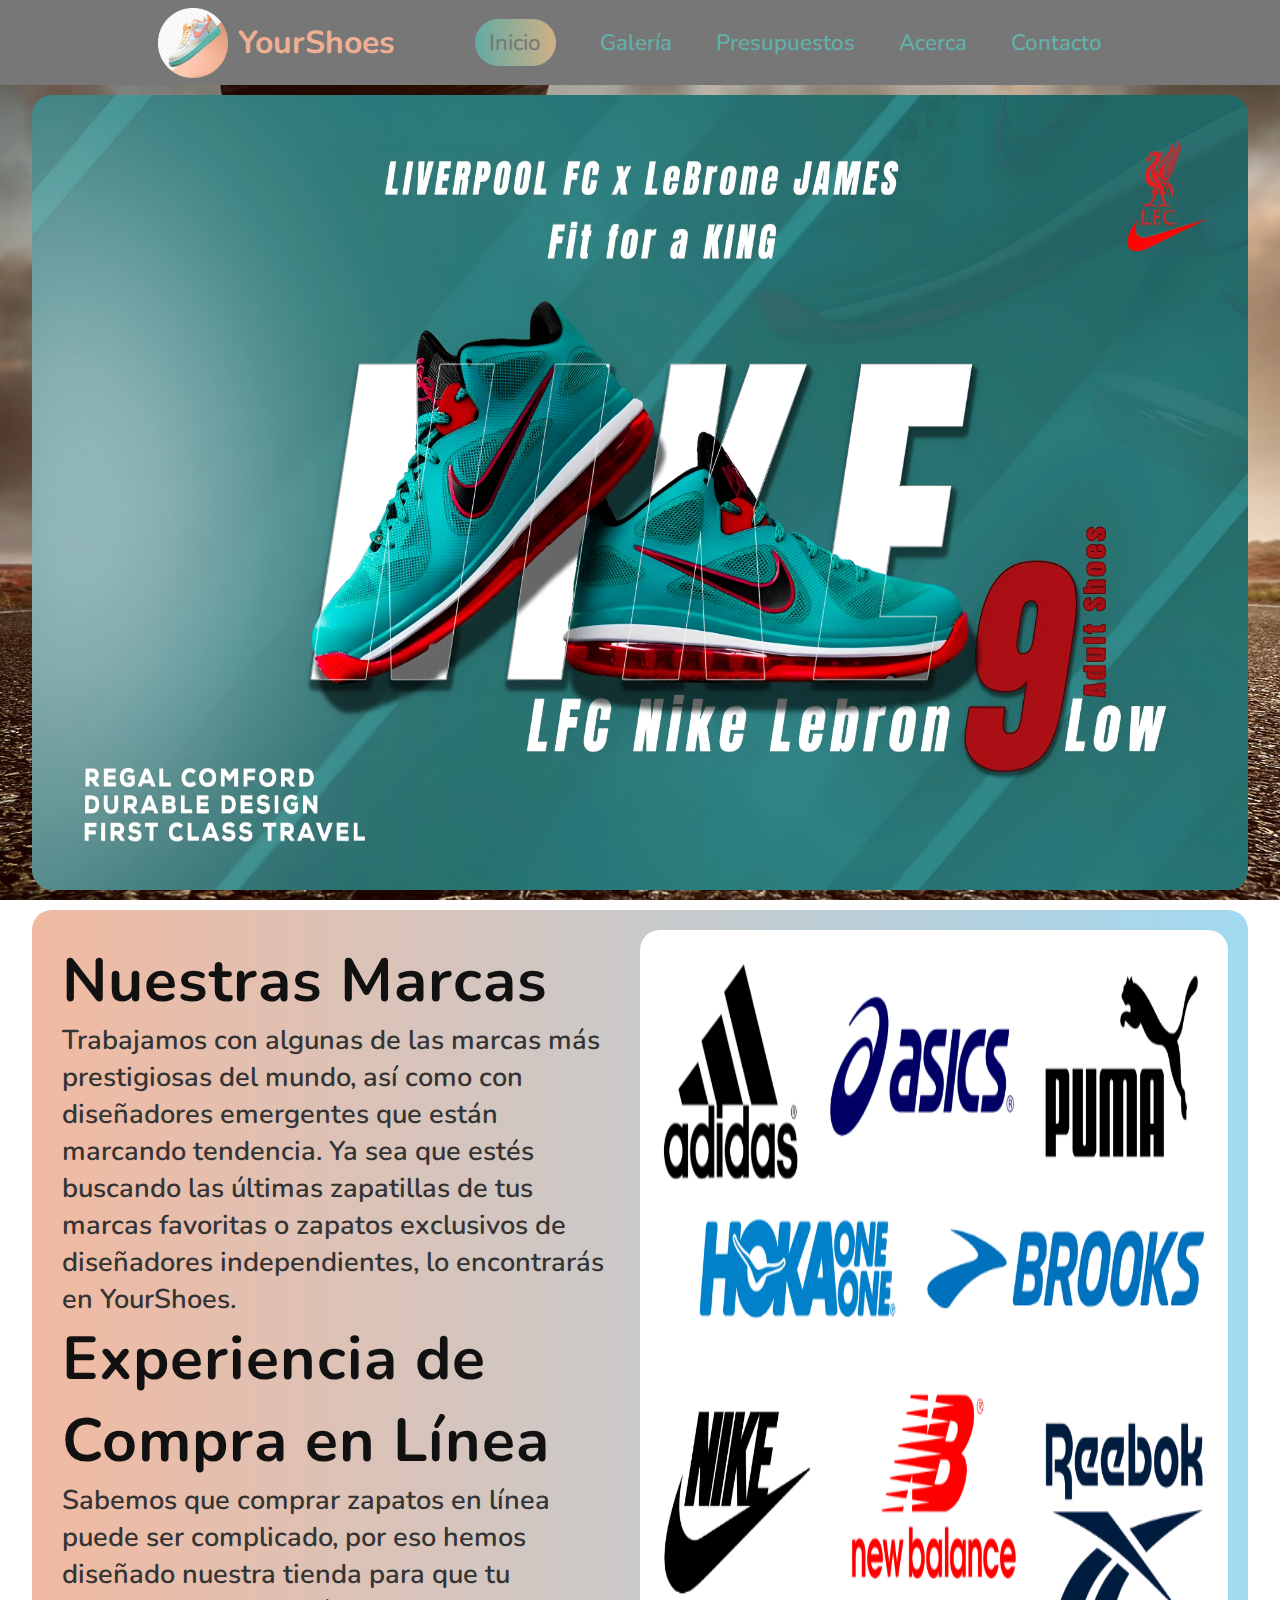
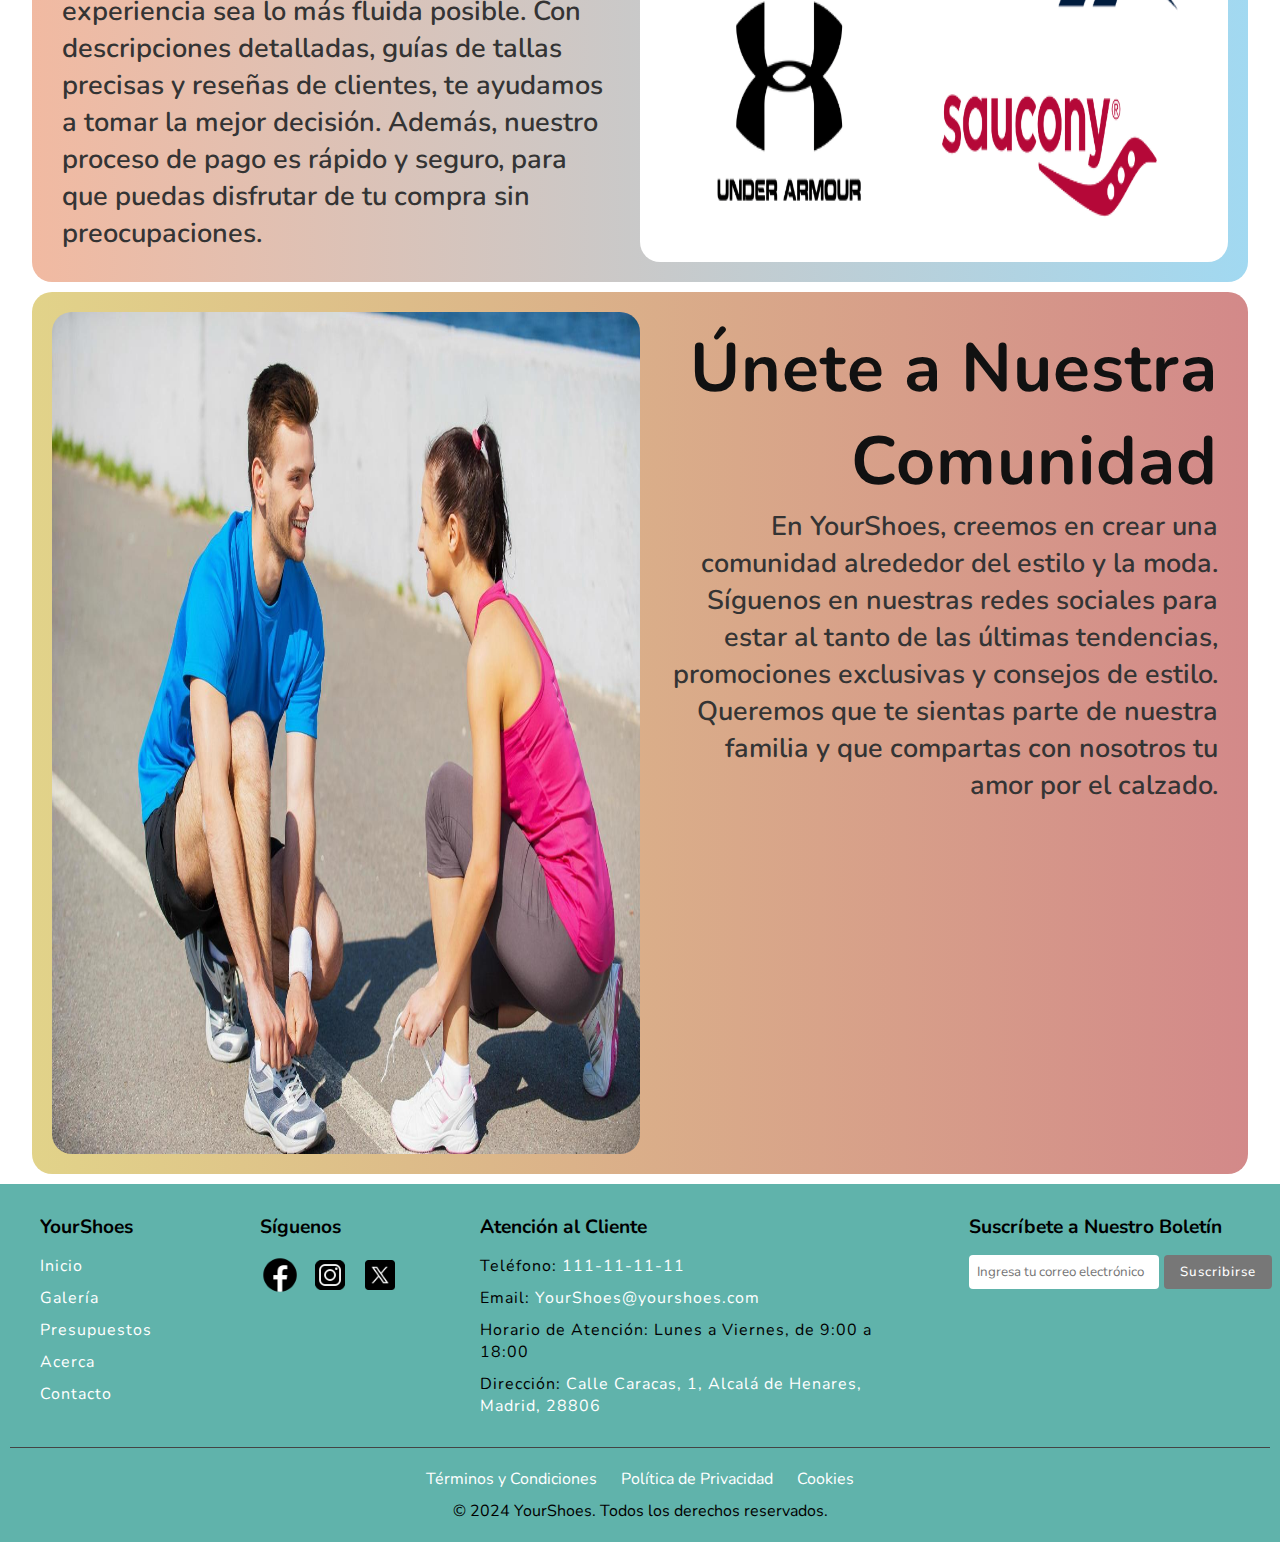
<file: index.html>
<!DOCTYPE html>
<html lang="es">
<head>
    <meta charset="UTF-8">
    <meta name="viewport" content="width=device-width, initial-scale=1.0">
    <title>YourShoes</title>
    <link rel="stylesheet" href="./css/style.css">
    <link rel="icon" href="./img/favicon.png" type="image/png">
</head>
<body>
    <!-- Header: Logo y Navegación -->
    <header class="header">
        <div class="logo">
            <a href="#">
                <img src="./img/logo.png" alt="Logo YourShoes" width="449" height="449">
                <h1>YourShoes</h1>
            </a>
        </div>
        <nav>
            <ul class="nav-links">
                <li class="in-link"><a href=#>Inicio</a></li>
                <li class="li"><a href="./views/productos.html">Galería</a></li>
                <li class="li"><a href="./views/presupuesto.html">Presupuestos</a></li>
                <li class="li"><a href="./views/acerca.html">Acerca</a></li>
                <li class="li"><a href="./views/contacto.html">Contacto</a></li>
            </ul>
        </nav>
    </header>
    <!-- Sección: Banner Principal -->
    <a href="./views/productos.html">
        <div class="banner">
            <img class="banner-img" src="./img/banner01.jpeg" alt="Zapatos Banner">
        </div>
    </a>
    <!-- Sección: Nuestras Marcas -->
    <a href="./views/productos.html">
        <section class="article01">
            <div>
                <h2>Nuestras Marcas</h2>
                <p>Trabajamos con algunas de las marcas más prestigiosas del mundo, así como con diseñadores emergentes que están marcando tendencia. Ya sea que estés buscando las últimas zapatillas de tus marcas favoritas o zapatos exclusivos de diseñadores independientes, lo encontrarás en YourShoes.</p>
                <h2>Experiencia de Compra en Línea</h2>
                <p>Sabemos que comprar zapatos en línea puede ser complicado, por eso hemos diseñado nuestra tienda para que tu experiencia sea lo más fluida posible. Con descripciones detalladas, guías de tallas precisas y reseñas de clientes, te ayudamos a tomar la mejor decisión. Además, nuestro proceso de pago es rápido y seguro, para que puedas disfrutar de tu compra sin preocupaciones.</p>
            </div>
            <img src="./img/marcas-deportivas01.png" alt="Marcas Deportivas" width="1024" height="683">
        </section>
    </a>
    <!-- Sección: Comunidad YourShoes -->
    <section class="article02">
        <img src="./img/article02.jpeg" alt="Comunidad YourShoes" width="1473" height="980">
        <div>
            <h2>Únete a Nuestra Comunidad</h2>
            <p>En YourShoes, creemos en crear una comunidad alrededor del estilo y la moda. Síguenos en nuestras redes sociales para estar al tanto de las últimas tendencias, promociones exclusivas y consejos de estilo. Queremos que te sientas parte de nuestra familia y que compartas con nosotros tu amor por el calzado.</p>
        </div>
    </section>
    <!-- Footer: Enlaces y Redes Sociales -->
    <footer class="footer">
        <div class="footer-sections">
            <div class="footer-section">
                <h4>YourShoes</h4>
                <ul>
                    <li><a href=#>Inicio</a></li>
                    <li><a href="./views/productos.html">Galería</a></li>
                    <li><a href="./views/presupuesto.html">Presupuestos</a></li>
                    <li><a href="./views/acerca.html">Acerca</a></li>
                    <li><a href="./views/contacto.html">Contacto</a></li>
                </ul>
            </div>
            <div class="footer-section">
                <h4>Síguenos</h4>
                <ul class="social-media">
                    <li><a href="https://www.facebook.com/" target="_blank"><div class="facebook-icon"></div></a></li>
                    <li><a href="https://www.instagram.com/" target="_blank"><div class="instagram-icon"></div></a></li>
                    <li><a href="https://x.com/" target="_blank"><div class="twitter-icon"></div></a></li>
                </ul>
            </div>
            <div class="footer-section">
                <h4>Atención al Cliente</h4>
                <ul>
                    <li>Teléfono: <a href="tel:111111111">111-11-11-11</a></li>
                    <li>Email: <a href="mailto:Yourshoes@yourshoes.com">YourShoes@yourshoes.com</a></li>
                    <li>Horario de Atención: Lunes a Viernes, de 9:00 a 18:00</li>
                    <li>Dirección: <a href="./views/contacto.html">Calle Caracas, 1, Alcalá de Henares, Madrid, 28806</a></li>
                </ul>
            </div>
            <div class="footer-section newsletter">
                <h4>Suscríbete a Nuestro Boletín</h4>
                <form action="#" method="post">
                    <input type="email" placeholder="Ingresa tu correo electrónico" required>
                    <button type="submit">Suscribirse</button>
                </form>
            </div>
        </div>
        <div class="footer-legal">
            <ul>
                <li><a href="#">Términos y Condiciones</a></li>
                <li><a href="#">Política de Privacidad</a></li>
                <li><a href="#">Cookies</a></li>
            </ul>
            <p>&copy; 2024 YourShoes. Todos los derechos reservados.</p>
        </div>
    </footer>
</body>
</html>
</file>
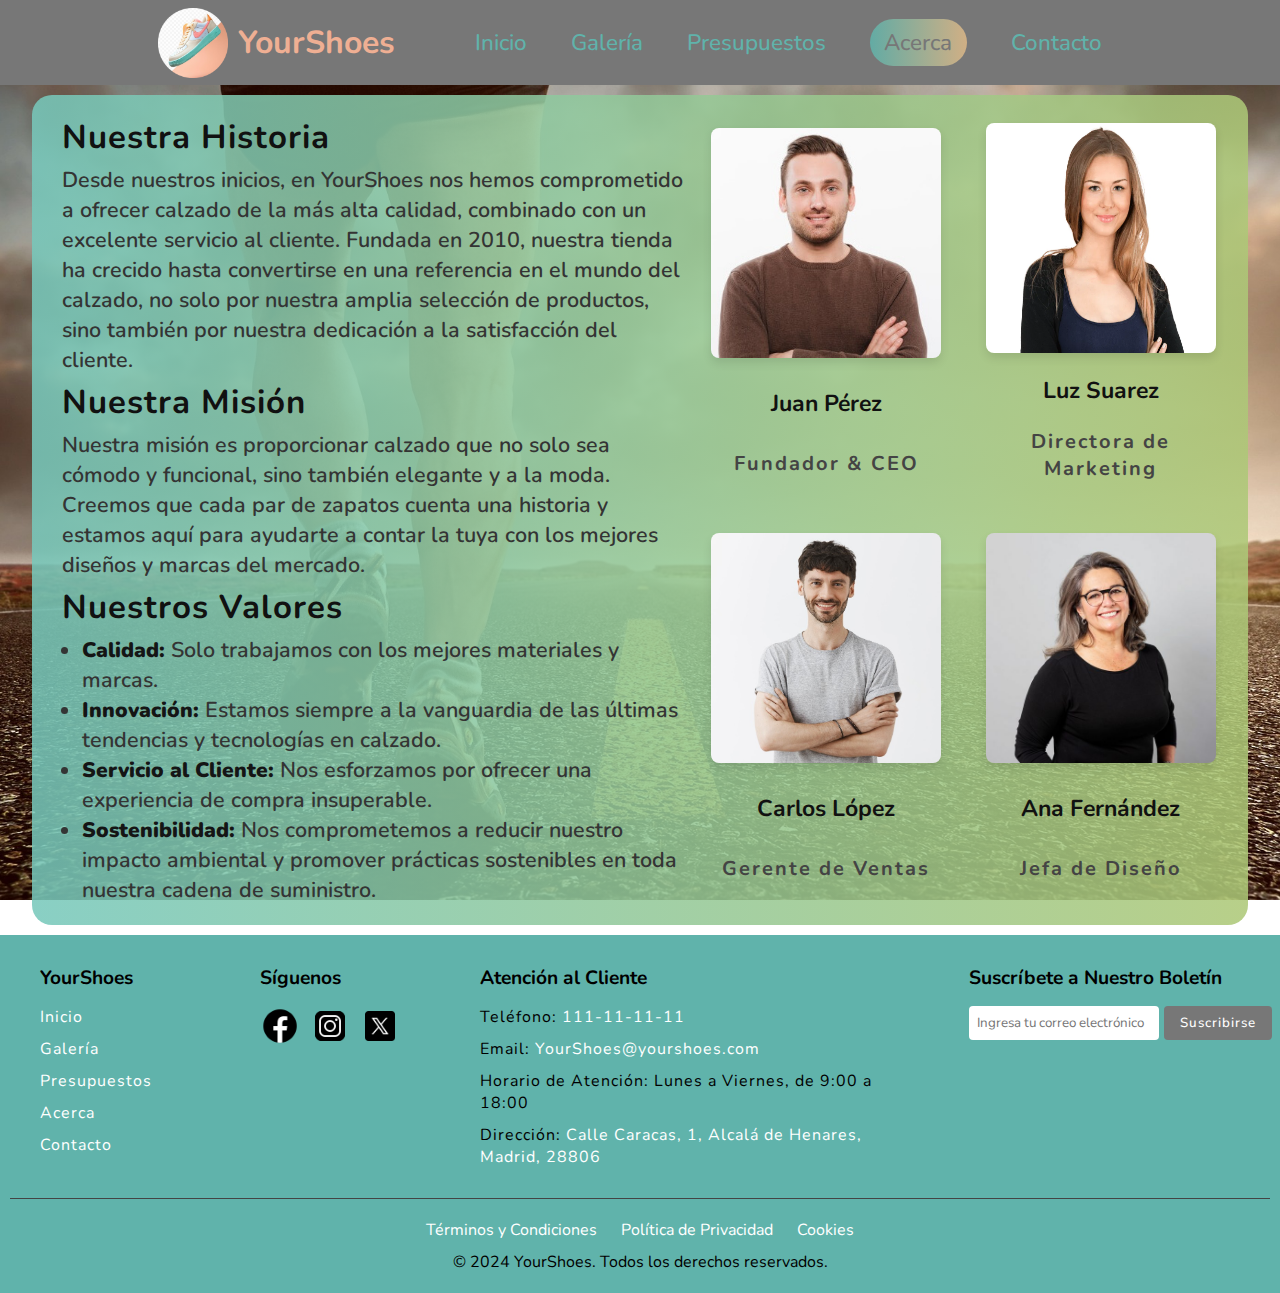
<file: views/acerca.html>
<!DOCTYPE html>
<html lang="es">
<head>
    <meta charset="UTF-8">
    <meta name="viewport" content="width=device-width, initial-scale=1.0">
    <title>Acerca - YourShoes</title>
    <link rel="stylesheet" href="../css/style.css">
    <link rel="icon" href="../img/favicon.png" type="image/png">
</head>
<body>
    <!-- Header: Logo y Navegación -->
    <header class="header">
        <div class="logo">
            <a href="../index.html">
                <img src="../img/logo.png" alt="Logo YourShoes" width="449" height="449">
                <h1>YourShoes</h1>
            </a>
        </div>
        <nav>
            <ul class="nav-links">
                <li class="li"><a href="../index.html">Inicio</a></li>
                <li class="li"><a href="productos.html">Galería</a></li>
                <li class="li"><a href="presupuesto.html">Presupuestos</a></li>
                <li class="in-link"><a href=#>Acerca</a></li>
                <li class="li"><a href="contacto.html">Contacto</a></li>
            </ul>
        </nav>
    </header>
    <!-- Sección: Acerca -->
    <section class="about">
        <div class="team-text">
            <h2>Nuestra Historia</h2>
            <p>Desde nuestros inicios, en YourShoes nos hemos comprometido a ofrecer calzado de la más alta calidad, combinado con un excelente servicio al cliente. Fundada en 2010, nuestra tienda ha crecido hasta convertirse en una referencia en el mundo del calzado, no solo por nuestra amplia selección de productos, sino también por nuestra dedicación a la satisfacción del cliente.</p>
            <h2>Nuestra Misión</h2>
            <p>Nuestra misión es proporcionar calzado que no solo sea cómodo y funcional, sino también elegante y a la moda. Creemos que cada par de zapatos cuenta una historia y estamos aquí para ayudarte a contar la tuya con los mejores diseños y marcas del mercado.</p>
            <h2>Nuestros Valores</h2>
            <ul>
                <li><strong>Calidad:</strong> Solo trabajamos con los mejores materiales y marcas.</li>
                <li><strong>Innovación:</strong> Estamos siempre a la vanguardia de las últimas tendencias y tecnologías en calzado.</li>
                <li><strong>Servicio al Cliente:</strong> Nos esforzamos por ofrecer una experiencia de compra insuperable.</li>
                <li><strong>Sostenibilidad:</strong> Nos comprometemos a reducir nuestro impacto ambiental y promover prácticas sostenibles en toda nuestra cadena de suministro.</li>
            </ul>
        </div>
        <div class="team-grid">
            <div class="team-member">
                <img src="../img/team-member1.jpg" alt="Fundador Juan Pérez" width="304" height="316">
                <h3>Juan Pérez</h3>
                <label>Fundador & CEO</label>
            </div>
            <div class="team-member">
                <img src="../img/team-member2.webp" alt="Directora de Marketing Luz Suarez" width="940" height="788">
                <h3>Luz Suarez</h3>
                <label>Directora de Marketing</label>
            </div>
            <div class="team-member">
                <img src="../img/team-member3.jpg" alt="Gerente de Ventas Carlos López" width="667" height="667">
                <h3>Carlos López</h3>
                <label>Gerente de Ventas</label>
            </div>
            <div class="team-member">
                <img src="../img/team-member4.jpg" alt="Jefa de Diseño Ana Fernández" width="500" height="500">
                <h3>Ana Fernández</h3>
                <label>Jefa de Diseño</label>
            </div>
        </div>
    </section>
    <!-- Footer: Enlaces y Redes Sociales -->
    <footer class="footer">
        <div class="footer-sections">
            <div class="footer-section">
                <h4>YourShoes</h4>
                <ul>
                    <li><a href="../index.html">Inicio</a></li>
                    <li><a href="productos.html">Galería</a></li>
                    <li><a href="presupuesto.html">Presupuestos</a></li>
                    <li><a href="acerca.html">Acerca</a></li>
                    <li><a href="contacto.html">Contacto</a></li>
                </ul>
            </div>
            <div class="footer-section">
                <h4>Síguenos</h4>
                <ul class="social-media">
                    <li><a href="https://www.facebook.com/" target="_blank"><div class="facebook-icon"></div></a></li>
                    <li><a href="https://www.instagram.com/" target="_blank"><div class="instagram-icon"></div></a></li>
                    <li><a href="https://x.com/" target="_blank"><div class="twitter-icon"></div></a></li>
                </ul>
            </div>
            <div class="footer-section">
                <h4>Atención al Cliente</h4>
                <ul>
                    <li>Teléfono: <a href="tel:111111111">111-11-11-11</a></li>
                    <li>Email: <a href="mailto:Yourshoes@yourshoes.com">YourShoes@yourshoes.com</a></li>
                    <li>Horario de Atención: Lunes a Viernes, de 9:00 a 18:00</li>
                    <li>Dirección: <a href="contacto.html">Calle Caracas, 1, Alcalá de Henares, Madrid, 28806</a></li>
                </ul>
            </div>
            <div class="footer-section newsletter">
                <h4>Suscríbete a Nuestro Boletín</h4>
                <form action="#" method="post">
                    <input type="email" placeholder="Ingresa tu correo electrónico" required>
                    <button type="submit">Suscribirse</button>
                </form>
            </div>
        </div>
        <div class="footer-legal">
            <ul>
                <li><a href="#">Términos y Condiciones</a></li>
                <li><a href="#">Política de Privacidad</a></li>
                <li><a href="#">Cookies</a></li>
            </ul>
            <p>&copy; 2024 YourShoes. Todos los derechos reservados.</p>
        </div>
    </footer>
</body>
</html>
</file>
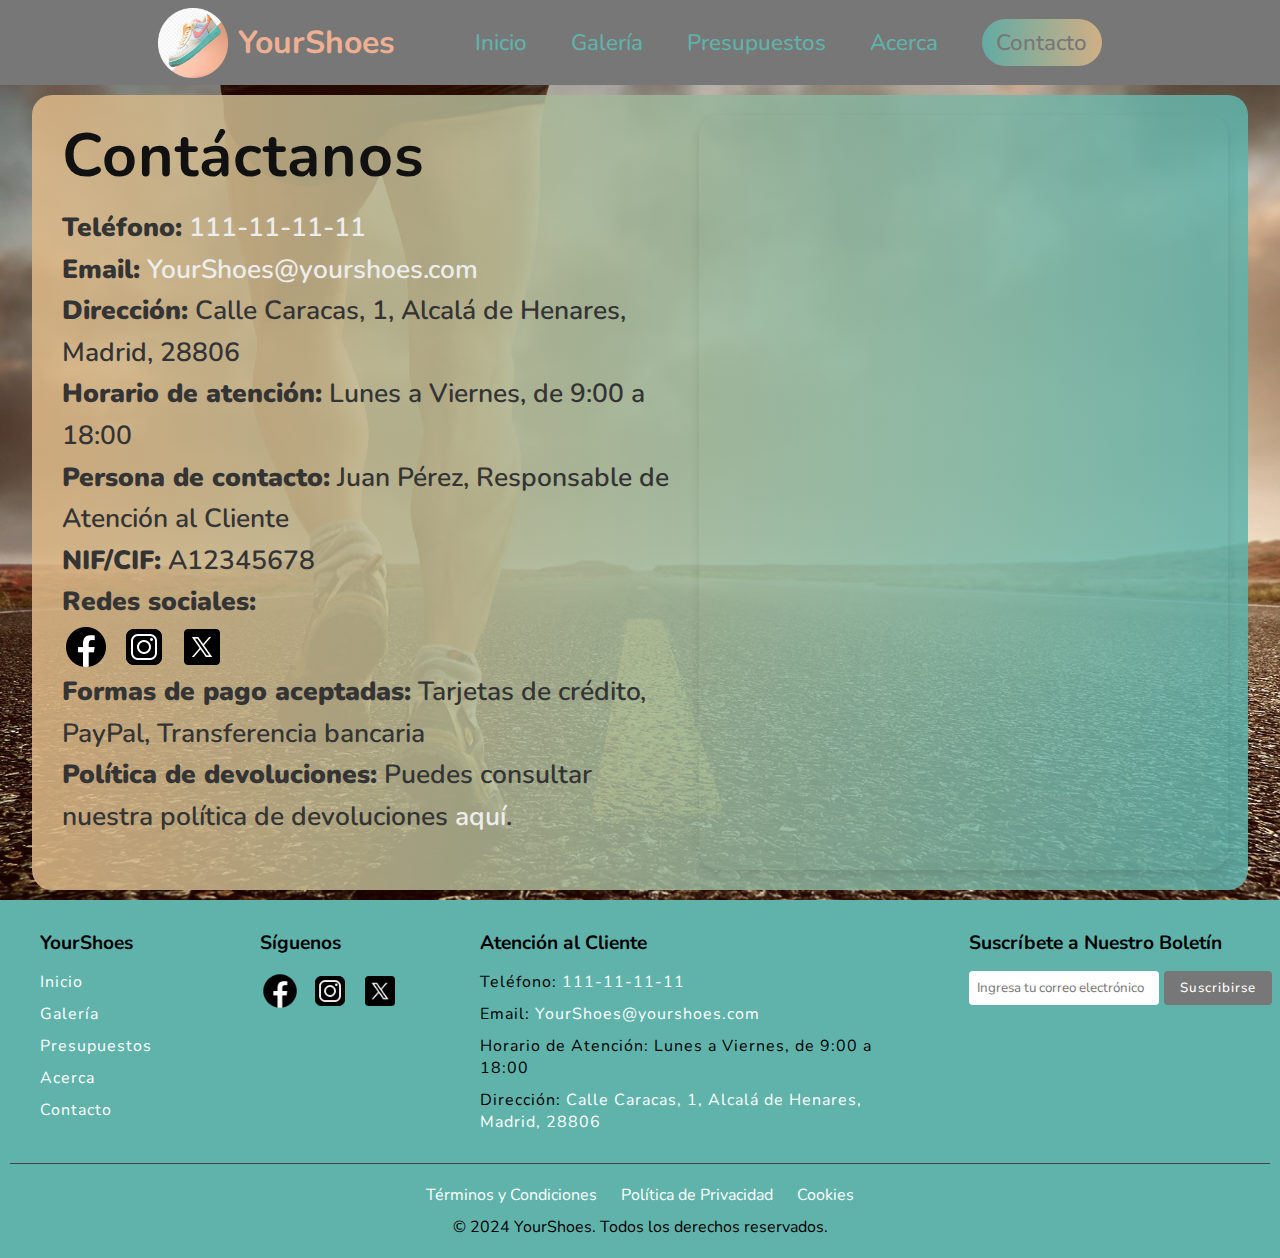
<file: views/contacto.html>
<!DOCTYPE html>
<html lang="es">
<head>
    <meta charset="UTF-8">
    <meta name="viewport" content="width=device-width, initial-scale=1.0">
    <title>Contacto - YourShoes</title>
    <link rel="stylesheet" href="../css/style.css">
    <link rel="icon" href="../img/favicon.png" type="image/png">
</head>
<body>
    <!-- Header: Logo y Navegación -->
    <header class="header">
        <div class="logo">
            <a href="../index.html">
                <img src="../img/logo.png" alt="Logo YourShoes" width="449" height="449">
                <h1>YourShoes</h1>
            </a>
        </div>
        <nav>
            <ul class="nav-links">
                <li class="li"><a href="../index.html">Inicio</a></li>
                <li class="li"><a href="productos.html">Galería</a></li>
                <li class="li"><a href="presupuesto.html">Presupuestos</a></li>
                <li class="li"><a href="acerca.html">Acerca</a></li>
                <li class="in-link"><a href=#>Contacto</a></li>
            </ul>
        </nav>
    </header>
    <!-- Sección de Contacto -->
    <section class="contact">
        <!-- Información de contacto de la empresa -->
        <div class="company-info">
            <h2>Contáctanos</h2>
            <p><strong>Teléfono:</strong> <a href="tel:111111111">111-11-11-11</a></p>
            <p><strong>Email:</strong> <a href="mailto:YourShoes@yourshoes.com">YourShoes@yourshoes.com</a></p>
            <p><strong>Dirección:</strong> Calle Caracas, 1, Alcalá de Henares, Madrid, 28806</p>
            <p><strong>Horario de atención:</strong> Lunes a Viernes, de 9:00 a 18:00</p>
            <p><strong>Persona de contacto:</strong> Juan Pérez, Responsable de Atención al Cliente</p>
            <p><strong>NIF/CIF:</strong> A12345678</p>            
            <p><strong>Redes sociales:</strong></p>
            <ul>
                <li><a href="https://www.facebook.com" target="_blank"><div class="facebook-icon"></div></a></li>
                <li><a href="https://www.instagram.com" target="_blank"><div class="instagram-icon"></div></a></li>
                <li><a href="https://x.com" target="_blank"><div class="twitter-icon"></div></a></li>
            </ul>
            <p><strong>Formas de pago aceptadas:</strong> Tarjetas de crédito, PayPal, Transferencia bancaria</p>
            <p><strong>Política de devoluciones:</strong> Puedes consultar nuestra política de devoluciones <a href="#">aquí</a>.</p>
        </div>
        <!-- Mapa de ubicación -->
        <div class="map">
            <!-- Aquí ya está el mapa de Google insertado -->
            <iframe 
                src="https://www.google.com/maps/embed?pb=!1m18!1m12!1m3!1d3036.728967162525!2d-3.3677033253136046!3d40.47803627171201!2m3!1f0!2f0!3f0!3m2!1i1024!2i768!4f13.1!3m3!1m2!1s0xd4228262723b2f9%3A0x55b0b38c84551a5d!2sCalle%20Caracas%2C%201%2C%2028806%20Alcal%C3%A1%20de%20Henares%2C%20Madrid%2C%20Espa%C3%B1a!5e0!3m2!1ses!2sve!4v1692783400200!5m2!1ses!2sve"
                style="border:0;" 
                referrerpolicy="no-referrer-when-downgrade"
                width="600"
                height="450" 
                allowfullscreen="" 
                loading="lazy">
            </iframe>
        </div>
    </section>    
    <!-- Footer: Enlaces y Redes Sociales -->
    <footer class="footer">
        <div class="footer-sections">
            <div class="footer-section">
                <h4>YourShoes</h4>
                <ul>
                    <li><a href="../index.html">Inicio</a></li>
                    <li><a href="productos.html">Galería</a></li>
                    <li><a href="presupuesto.html">Presupuestos</a></li>
                    <li><a href="acerca.html">Acerca</a></li>
                    <li><a href="contacto.html">Contacto</a></li>
                </ul>
            </div>
            <div class="footer-section">
                <h4>Síguenos</h4>
                <ul class="social-media">
                    <li><a href="https://www.facebook.com/" target="_blank"><div class="facebook-icon"></div></a></li>
                    <li><a href="https://www.instagram.com/" target="_blank"><div class="instagram-icon"></div></a></li>
                    <li><a href="https://x.com/" target="_blank"><div class="twitter-icon"></div></a></li>
                </ul>
            </div>
            <div class="footer-section">
                <h4>Atención al Cliente</h4>
                <ul>
                    <li>Teléfono: <a href="tel:111111111">111-11-11-11</a></li>
                    <li>Email: <a href="mailto:Yourshoes@yourshoes.com">YourShoes@yourshoes.com</a></li>
                    <li>Horario de Atención: Lunes a Viernes, de 9:00 a 18:00</li>
                    <li>Dirección: <a href="#">Calle Caracas, 1, Alcalá de Henares, Madrid, 28806</a></li>
                </ul>
            </div>
            <div class="footer-section newsletter">
                <h4>Suscríbete a Nuestro Boletín</h4>
                <form action="#" method="post">
                    <input type="email" placeholder="Ingresa tu correo electrónico" required>
                    <button type="submit">Suscribirse</button>
                </form>
            </div>
        </div>
        <div class="footer-legal">
            <ul>
                <li><a href="#">Términos y Condiciones</a></li>
                <li><a href="#">Política de Privacidad</a></li>
                <li><a href="#">Cookies</a></li>
            </ul>
            <p>&copy; 2024 YourShoes. Todos los derechos reservados.</p>
        </div>
    </footer>
</body>
</html>
</file>
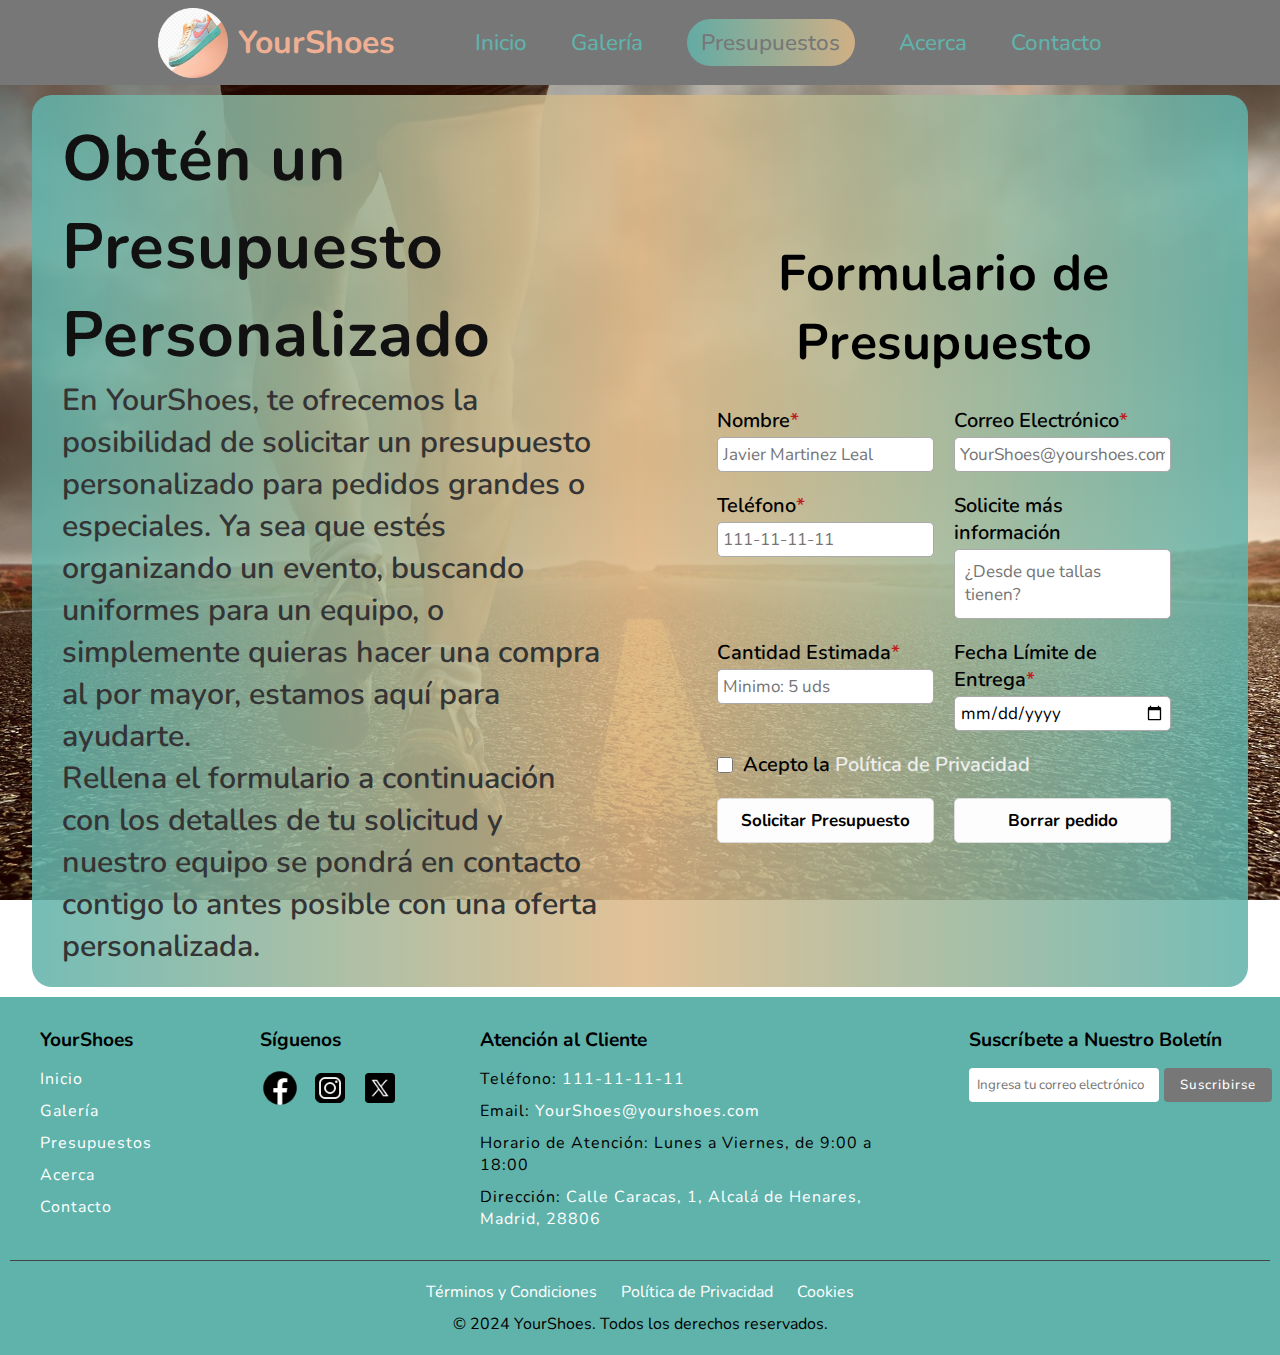
<file: views/presupuesto.html>
<!DOCTYPE html>
<html lang="es">
<head>
    <meta charset="UTF-8">
    <meta name="viewport" content="width=device-width, initial-scale=1.0">
    <title>Presupuestos - YourShoes</title>
    <link rel="stylesheet" href="../css/style.css">
    <link rel="icon" href="../img/favicon.png" type="image/png">
</head>
<body>
    <!-- Header: Logo y Navegación -->
    <header class="header">
        <div class="logo">
            <a href="../index.html">
                <img src="../img/logo.png" alt="Logo Yourshoes" width="449" height="449">
                <h1>YourShoes</h1>
            </a>
        </div>
        <nav>
            <ul class="nav-links">
                <li class="li"><a href="../index.html">Inicio</a></li>
                <li class="li"><a href="productos.html">Galería</a></li>
                <li class="in-link"><a href=#>Presupuestos</a></li>
                <li class="li"><a href="acerca.html">Acerca</a></li>
                <li class="li"><a href="contacto.html">Contacto</a></li>
            </ul>
        </nav>
    </header>
    <!-- Sección: Presupuesto -->
    <section class="presupuesto-info">
        <div class="presupuesto-text">
            <h2>Obtén un Presupuesto Personalizado</h2>
            <p>En YourShoes, te ofrecemos la posibilidad de solicitar un presupuesto personalizado para pedidos grandes o especiales. Ya sea que estés organizando un evento, buscando uniformes para un equipo, o simplemente quieras hacer una compra al por mayor, estamos aquí para ayudarte.</p>
            <p>Rellena el formulario a continuación con los detalles de tu solicitud y nuestro equipo se pondrá en contacto contigo lo antes posible con una oferta personalizada.</p>
        </div>
        <div class="presupuesto-form">
            <div class="form-header">
                <h2>Formulario de Presupuesto</h2>
            </div>
            <div class="form-inputs">
                <form action="#" method="post">
                    <div class="form-block">
                        <label>Nombre<span>*</span></label>
                        <input type="text" id="name" name="name" placeholder="Javier Martinez Leal" title="Solo se permiten letras" required pattern="[A-Za-zÁÉÍÓÚáéíóúÑñ\s]+">
                    </div>
                    <div class="form-block">
                        <label>Correo Electrónico<span>*</span></label>
                        <input type="email" name="email" placeholder="YourShoes@yourshoes.com" pattern="[a-zA-Z0-9._%+-]+@[a-zA-Z0-9.-]+\.[a-zA-Z]{2,}$" title="Introduce un correo válido con un dominio completo (.com, .es, .net, etc.)." required>
                    </div>
                    <div class="form-block">
                        <label>Teléfono<span>*</span></label>
                        <input type="tel" name="phone" placeholder="111-11-11-11" title="Introduce un número de teléfono entre 8 y 12 dígitos." required pattern="\d{8,12}" minlength="8" maxlength="12">
                    </div>
                    <div class="form-block">
                        <label>Solicite más información</label>
                        <textarea name="details" rows="4" placeholder="¿Desde que tallas tienen?"></textarea>
                    </div>
                    <div class="form-block">
                        <label>Cantidad Estimada<span>*</span></label>
                        <input type="number" name="quantity" placeholder="Minimo: 5 uds" required min="5">
                    </div>
                    <div class="form-block">
                        <label>Fecha Límite de Entrega<span>*</span></label>
                        <input type="date" name="date" required>
                    </div>
                    <div class="checkbox-block">
                        <input class="checkbox" type="checkbox" name="privacy" required>
                        <label>Acepto la <a href="#">Política de Privacidad</a></label>
                    </div>
                    <div class="form-block">
                        <button class="button button-margin" type="submit">Solicitar Presupuesto</button>
                    </div>
                    <div class="form-block">
                        <button class="button" type="reset">Borrar pedido</button>
                    </div>
                </form>
            </div>            
        </div>
    </section>
    <!-- Footer: Enlaces y Redes Sociales -->
    <footer class="footer">
        <div class="footer-sections">
            <div class="footer-section">
                <h4>YourShoes</h4>
                <ul>
                    <li><a href="../index.html">Inicio</a></li>
                    <li><a href="productos.html">Galería</a></li>
                    <li><a href="presupuesto.html">Presupuestos</a></li>
                    <li><a href="acerca.html">Acerca</a></li>
                    <li><a href="contacto.html">Contacto</a></li>
                </ul>
            </div>
            <div class="footer-section">
                <h4>Síguenos</h4>
                <ul class="social-media">
                    <li><a href="https://www.facebook.com/" target="_blank"><div class="facebook-icon"></div></a></li>
                    <li><a href="https://www.instagram.com/" target="_blank"><div class="instagram-icon"></div></a></li>
                    <li><a href="https://x.com/" target="_blank"><div class="twitter-icon"></div></a></li>
                </ul>
            </div>
            <div class="footer-section">
                <h4>Atención al Cliente</h4>
                <ul>
                    <li>Teléfono: <a href="tel:111111111">111-11-11-11</a></li>
                    <li>Email: <a href="mailto:Yourshoes@yourshoes.com">YourShoes@yourshoes.com</a></li>
                    <li>Horario de Atención: Lunes a Viernes, de 9:00 a 18:00</li>
                    <li>Dirección: <a href="contacto.html">Calle Caracas, 1, Alcalá de Henares, Madrid, 28806</a></li>
                </ul>
            </div>
            <div class="footer-section newsletter">
                <h4>Suscríbete a Nuestro Boletín</h4>
                <form action="#" method="post">
                    <input type="email" placeholder="Ingresa tu correo electrónico" required>
                    <button type="submit">Suscribirse</button>
                </form>
            </div>
        </div>
        <div class="footer-legal">
            <ul>
                <li><a href="#">Términos y Condiciones</a></li>
                <li><a href="#">Política de Privacidad</a></li>
                <li><a href="#">Cookies</a></li>
            </ul>
            <p>&copy; 2024 YourShoes. Todos los derechos reservados.</p>
        </div>
    </footer>
</body>
</html>
</file>
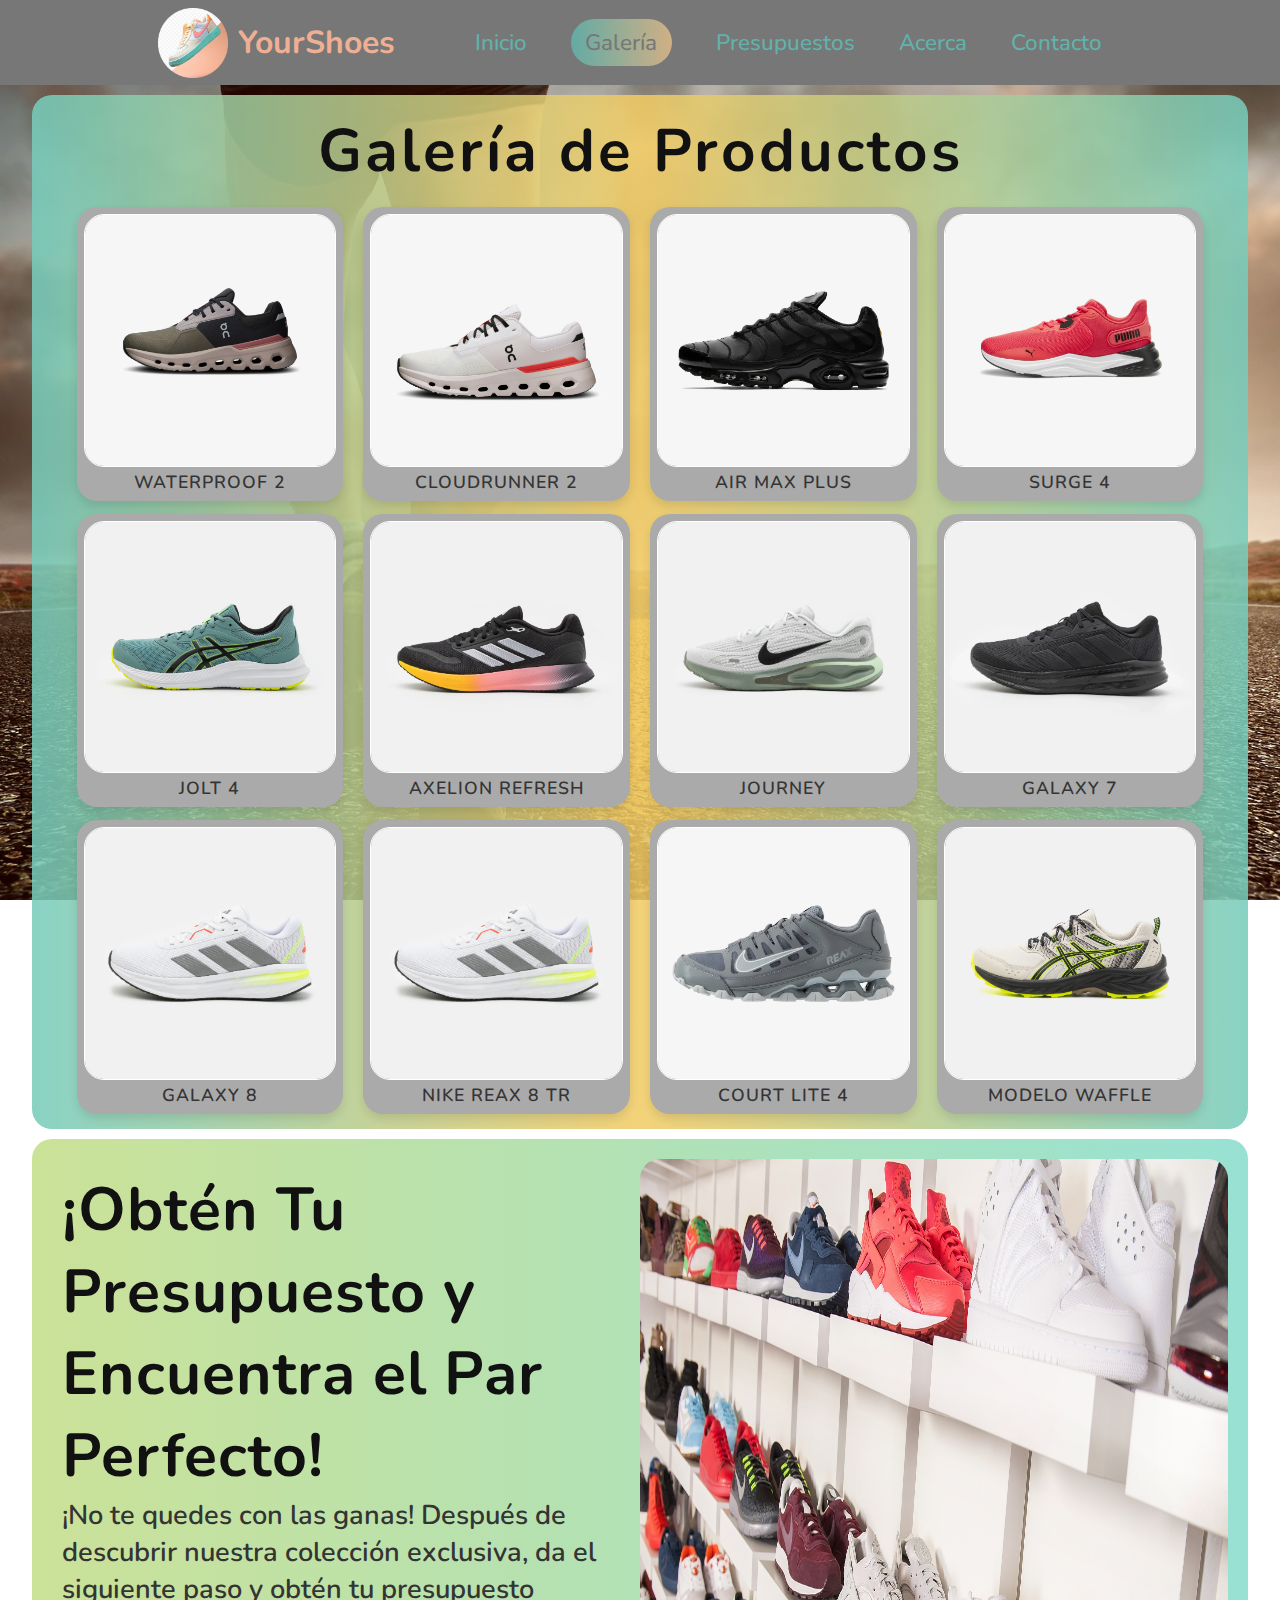
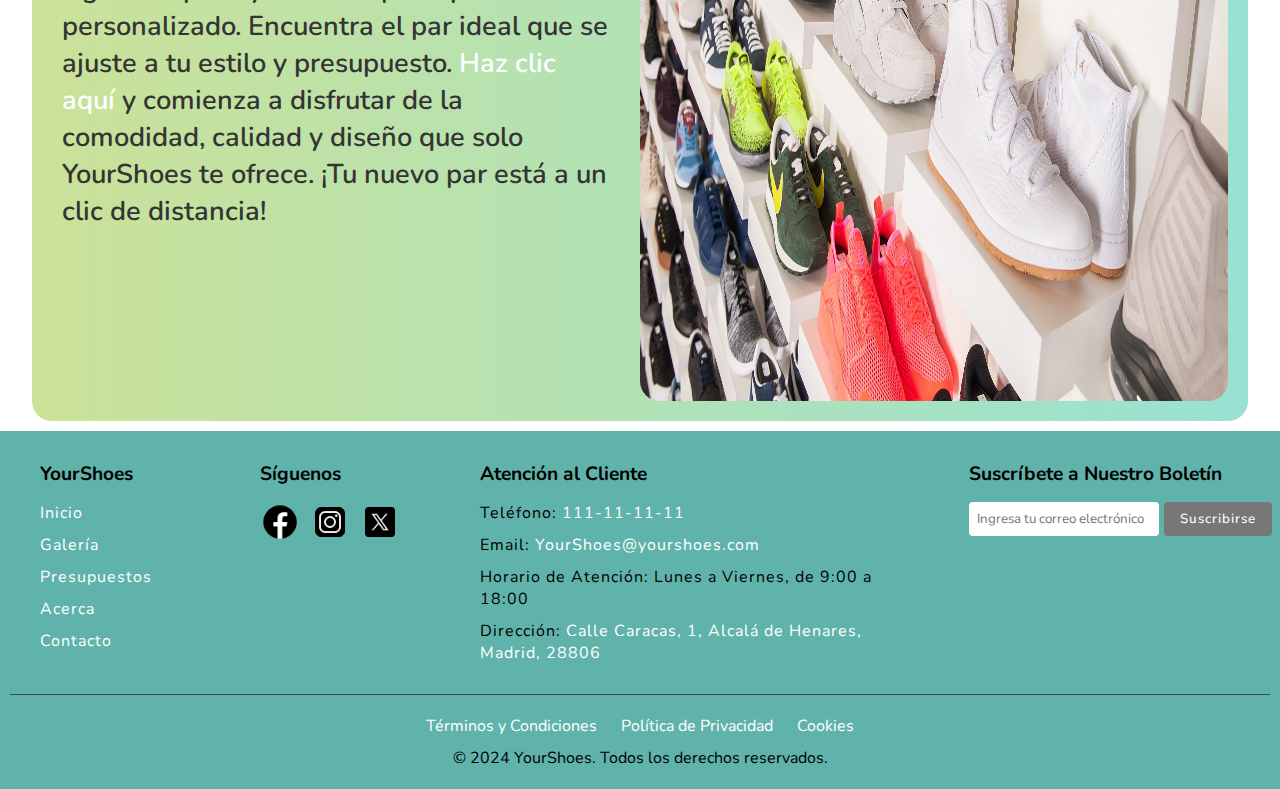
<file: views/productos.html>
<!DOCTYPE html>
<html lang="es">
<head>
    <meta charset="UTF-8">
    <meta name="viewport" content="width=device-width, initial-scale=1.0">
    <title>Galería - YourShoes</title>
    <link rel="stylesheet" href="../css/style.css">
    <link rel="icon" href="../img/favicon.png" type="image/png">
</head>
<body>
    <!-- Header: Logo y Navegación -->
    <header class="header">
        <div class="logo">
            <a href="../index.html">
                <img src="../img/logo.png" alt="Logo YourShoes" width="449" height="449">
                <h1>YourShoes</h1>
            </a>
        </div>
        <nav>
            <ul class="nav-links">
                <li class="li"><a href="../index.html">Inicio</a></li>
                <li class="in-link"><a href=#>Galería</a></li>
                <li class="li"><a href="presupuesto.html">Presupuestos</a></li>
                <li class="li"><a href="acerca.html">Acerca</a></li>
                <li class="li"><a href="contacto.html">Contacto</a></li>
            </ul>
        </nav>
    </header>
    <!-- Sección: Galería de Productos -->
    <section class="gallery">
        <h2>Galería de Productos</h2>
        <div class="gallery-grid">
            <div class="gallery-item">
                <img class="item" src="../img/zapatilla01.webp" alt="WATERPROOF 2" width="1900" height="1900">
                <label>WATERPROOF 2</label>
            </div>
            <div class="gallery-item">
                <img class="item" src="../img/zapatilla02.webp" alt="CLOUDRUNNER 2" width="1900" height="1900">
                <label>CLOUDRUNNER 2</label>
            </div>
            <div class="gallery-item">
                <img class="item" src="../img/zapatilla03.webp" alt="AIR MAX PLUS" width="1710" height="1710">
                <label>AIR MAX PLUS</label>
            </div>
            <div class="gallery-item">
                <img class="item" src="../img/zapatilla04.webp" alt="SURGE 4" width="1900" height="1900">
                <label>SURGE 4</label>
            </div>
            <div class="gallery-item">
                <img class="item" src="../img/zapatilla05.webp" alt="JOLT 4" width="1711" height="1711">
                <label>JOLT 4</label>
            </div>
            <div class="gallery-item">
                <img class="item" src="../img/zapatilla06.webp" alt="AXELION REFRESH" width="1711" height="1711">
                <label>AXELION REFRESH</label>
            </div>
            <div class="gallery-item">
                <img class="item" src="../img/zapatilla07.webp" alt="JOURNEY" width="1711" height="1711">
                <label>JOURNEY</label>
            </div>
            <div class="gallery-item">
                <img class="item" src="../img/zapatilla08.webp" alt="GALAXY 7" width="1711" height="1711">
                <label>GALAXY 7</label>
            </div>
            <div class="gallery-item">
                <img class="item" src="../img/zapatilla09.webp" alt="GALAXY 8" width="1711" height="1711">
                <label>GALAXY 8</label>
            </div>
            <div class="gallery-item">
                <img class="item" src="../img/zapatilla10.webp" alt="NIKE REAX 8 TR MESH" width="1711" height="1711">
                <label>NIKE REAX 8 TR</label>
            </div>
            <div class="gallery-item">
                <img class="item" src="../img/zapatilla11.webp" alt="COURT LITE 4" width="1711" height="1711">
                <label>COURT LITE 4</label>
            </div>
            <div class="gallery-item">
                <img class="item" src="../img/zapatilla12.webp" alt="MODELO WAFFLE" width="1711" height="1711">
                <label>MODELO WAFFLE</label>
            </div>
        </div>
    </section>
    <!-- Sección: Obten tu presupuesto -->
    <a href="./presupuesto.html" >
        <section class="gallery-banner">
            <div>
                <h2>¡Obtén Tu Presupuesto y Encuentra el Par Perfecto!</h2>
                <p>¡No te quedes con las ganas! Después de descubrir nuestra colección exclusiva, da el siguiente paso y obtén tu presupuesto personalizado. Encuentra el par ideal que se ajuste a tu estilo y presupuesto. <span>Haz clic aquí</span> y comienza a disfrutar de la comodidad, calidad y diseño que solo YourShoes te ofrece. ¡Tu nuevo par está a un clic de distancia!</p>
            </div>
            <img src="../img/banner-productos.jpg" alt="Galería Banner" width="1920" height="1278">
        </section>
    </a>
    <!-- Footer: Enlaces y Redes Sociales -->
    <footer class="footer">
        <div class="footer-sections">
            <div class="footer-section">
                <h4>YourShoes</h4>
                <ul>
                    <li><a href="../index.html">Inicio</a></li>
                    <li><a href="productos.html">Galería</a></li>
                    <li><a href="presupuesto.html">Presupuestos</a></li>
                    <li><a href="acerca.html">Acerca</a></li>
                    <li><a href="contacto.html">Contacto</a></li>
                </ul>
            </div>
            <div class="footer-section">
                <h4>Síguenos</h4>
                <ul class="social-media">
                    <li><a href="https://www.facebook.com/" target="_blank"><div class="facebook-icon"></div></a></li>
                    <li><a href="https://www.instagram.com/" target="_blank"><div class="instagram-icon"></div></a></li>
                    <li><a href="https://x.com/" target="_blank"><div class="twitter-icon"></div></a></li>
                </ul>
            </div>
            <div class="footer-section">
                <h4>Atención al Cliente</h4>
                <ul>
                    <li>Teléfono: <a href="tel:111111111">111-11-11-11</a></li>
                    <li>Email: <a href="mailto:Yourshoes@yourshoes.com">YourShoes@yourshoes.com</a></li>
                    <li>Horario de Atención: Lunes a Viernes, de 9:00 a 18:00</li>
                    <li>Dirección: <a href="contacto.html">Calle Caracas, 1, Alcalá de Henares, Madrid, 28806</a></li>
                </ul>
            </div>
            <div class="footer-section newsletter">
                <h4>Suscríbete a Nuestro Boletín</h4>
                <form action="#" method="post">
                    <input type="email" placeholder="Ingresa tu correo electrónico" required>
                    <button type="submit">Suscribirse</button>
                </form>
            </div>
        </div>
        <div class="footer-legal">
            <ul>
                <li><a href="#">Términos y Condiciones</a></li>
                <li><a href="#">Política de Privacidad</a></li>
                <li><a href="#">Cookies</a></li>
            </ul>
            <p>&copy; 2024 YourShoes. Todos los derechos reservados.</p>
        </div>
    </footer>
</body>
</html>
</file>
<file: css/style.css>
/*Fuente*/

@import url('https://fonts.googleapis.com/css2?family=Nunito:ital,wght@0,200..1000;1,200..1000&display=swap');

/*Estilo del globales*/

*{
    box-sizing: border-box;
    margin: 0;
    padding: 0;
    font-family: "Nunito", sans-serif;
}

/*Estilo del body*/

body{
    background: url(../img/presupuesto-banner.jpeg);
    background-attachment: fixed;
    background-size: cover;
    background-position: bottom;
    min-width: 100%;
}

/*Inicio para la barra de navegación*/

.header{
    background: #777;
    display:flex;
    justify-content: space-around;
    align-items: center;
    width: 100%;
    height: 85px;
    padding: 4px 10%;
}

.header .logo a{
    display: flex;
    justify-content: space-between;
    align-items: center;
    text-decoration: none;
}

.header .logo a img{
    height: 70px;
    width: auto;
    transition: all 0.3s;
}

.header .logo a h1{
    font-size: 2em;
    padding-left: 10px;
    color: #efaf93;
    transition: all 0.3s;
}

.header nav .nav-links{
    list-style: none;
}

.header nav .nav-links li{
    display: inline-block;
    padding: 0 20px;
    transition: all 0.2s;
}

.nav-links li:hover, .logo img:hover, .logo h1:hover{
    transform: scale(1.05);
}

.header .nav-links li a{
    font-size: 1.4em;
    font-weight: 500;
    color: #60b3ab;
    text-decoration: none;
    transition: all 0.3s;
}

.header .nav-links .li a:hover{
    background: linear-gradient(to right, #60b3abdd, #deb887dd);
    color: #777;
    padding: .35em .65em;
    border-radius: 35px;
}

.header nav .nav-links .in-link a{
    background: linear-gradient(to right, #60b3abdd, #deb887dd);
    color: #777;
    padding: .35em .65em;
    border-radius: 35px;
    transform: scale(1.05);
}

.header nav .nav-links .in-link a:hover{
    color: #555;
}

.header .btn button{
    font-size: 17px;
    font-weight: 700;
    color: #777;
    padding: 9px 25px;
    background: #eceff1;
    border: none;
    border-radius: 50px;
    cursor: pointer;
    transition: all 0.3s ease 0s;
}

.header .btn button:hover{
    background-color: #e2f1f8;
    color: #ffbc0e;
    transform: scale(1.05);
}

.header .in-btn button{
    font-size: 17px;
    font-weight: 700;
    color: #ffbc0e;
    padding: 9px 25px;
    background: #eceff1;
    border: none;
    border-radius: 50px;
    cursor: pointer;
    transition: all 0.3s ease 0s;
    transform: scale(1.05);
}

/* Para dispositivos móviles */
@media (max-width: 768px) {
    /* Header */
    .header {
        flex-direction: column;
        align-items: center;
        height: auto;
        padding: 10px;
    }

    .header .logo img {
        height: 50px;
    }

    .header .logo h1 {
        font-size: 1.5em;
    }

    .header .nav-links li {
        padding: 5px 10px;
        display: block;
    }

    .header .btn button {
        font-size: 14px;
        padding: 8px 15px;
    }
}

@media (min-width: 768px) and (max-width: 1024px) {
    .header {
        flex-direction: column;
        padding: 10px 5%;
    }

    .header .nav-links li {
        padding: 10px;
        display: block;
    }
}


        /*        --index.html--        */

/*Inicio del section class=banner - index.html*/

.banner{
    margin: auto;
    padding: 10px 0;
    width: 95vw;
    height: calc(100vh - 85px);
}

.banner .banner-img{
    width: 100%;
    height: 100%;
    border: none;
    border-radius: 20px;
}

/*Inicio del section class=article01 - index.html*/

.article01, .article02{
    display: flex;
    flex-wrap: wrap;
    margin: 10px auto;
    padding: 20px;
    width: 95vw;
    min-height: 98vh;
    background: linear-gradient(to right, #efaf93dd, #93d3efdd);
    border: none;
    border-radius: 20px;
}

.article02 {
    background: linear-gradient(to left, #cc7777dd, #ddcc77dd);
}

.article01 div, .article02 div {
    width: 50%;
    padding: 10px;
}

.article01 div h2{
    font-size: 3.8em;
    color: #111;
    letter-spacing: 1px;
    font-weight: 700;
}

.article01 div p{
    font-size: 1.7em;
    color: #343434;
    font-weight: 600;
    padding-right: 20px;
}

.article01 img, .article02 img{
    height: auto;
    width: 50%;
    border: none;
    border-radius: 20px;
}

/*Inicio del section class=article02 - index.html*/

.article02 div h2{
    text-align: right;
    font-size: 68px;
    color: #111;
    letter-spacing: 1px;
    font-weight: 700;
}

.article02 div p{
    text-align: right;
    font-size: 27px;
    color: #343434;
    font-weight: 600;
    padding-left: 20px;
}

/* Para dispositivos móviles */
@media (max-width: 768px) {
    /* Banner */
    .banner {
        height: 50vh; /* Reduce el tamaño en dispositivos móviles */
    }

    .banner .banner-img {
        border-radius: 10px;
    }

    /* Sección Nuestras Marcas */
    .article01, .article02 {
        flex-direction: column; /* Cambiar a una columna en lugar de fila */
        text-align: center;
        height: auto;
    }

    .article01 div, .article02 div {
        width: 100%;
    }

    .article01 img, .article02 img {
        width: 100%;
        border-radius: 15px;
    }

    .article01 div h2, .article02 div h2 {
        text-align: center;
        font-size: 40px; /* Reducir el tamaño en móviles */
    }

    .article01 div p, .article02 div p {
        text-align: center;
        font-size: 1.2em;
        padding: 0;
    }
}

@media (min-width: 768px) and (max-width: 1024px) {
    /* Banner */
    .banner {
        height: 60vh; /* Ajustar la altura del banner */
    }

    /* Sección Nuestras Marcas */
    .article01, .article02 {
        flex-direction: column;
        height: auto;
    }

    .article01 img, .article02 img {
        width: 90%;
    }

    .article01 div h2, .article02 div h2 {
        font-size: 50px; /* Ajustar tamaño */
    }
}

        /*        --productos.html--        */

/*Inicio del section class=gallery - productos.html*/

.gallery{
    background: linear-gradient(to right, #77ccbbdd, #f1cb64dd, #77ccbbdd);
    margin: 10px auto;
    padding: 15px;
    min-height: calc(100vh - 105px);
    width: 95vw;
    border: none;
    border-radius: 20px;
    display: flex;
    flex-direction: column;
    align-items: center;
    justify-content: space-evenly;
    gap: 15px;
}

.gallery h2{
    font-size: 60px;
    text-align: center;
    letter-spacing: 3px;
    font-weight: 700;
    color: #111;
    background: transparent;
}

.gallery .gallery-grid {
    width: 95%;
    display: grid;
    justify-content: center;
    align-content: center;
    justify-items: center;
    align-items: center;
    grid-template-columns: repeat(6, 1fr); /* 6 columnas en pantallas grandes */
    gap: 13px 20px;
}

.gallery .gallery-grid .gallery-item {
    background-color: #aaa;
    color: #353535;
    box-shadow: 0 5px 10px #0000001a;
    text-align: center;
    padding: 7px;
    border: none;
    border-radius: 20px;
    transition: all 0.3s;
    display: flex;
    flex-direction: column;
    align-items: center;
    justify-content: center;
    max-width: 14,5rem;
    max-width: 16,4rem;
}

.gallery .gallery-grid .gallery-item .item {
    height: 100%;
    width: 100%;
    border: 1px #fff solid;
    border-radius: 20px;
    margin: 0 0;
}

.gallery .gallery-grid .gallery-item label {
    font-size: 1.1rem;
    letter-spacing: 1px;
    padding-top: 3px;
    font-weight: 600;
}

.gallery .gallery-grid .gallery-item:hover {
    background-color: #bbb;
    color: #333;
    border: 0 #888 solid;
    transform: scale(1.08);
}

/*Inicio del section class=gallery-banner - productos.html*/

a{
    text-decoration: none;
}

.gallery-banner{
    display: flex;
    flex-wrap: wrap;
    margin: 10px auto;
    padding: 20px;
    width: 95vw;
    min-height: 98vh;
    background: linear-gradient(to left, #88ddccdd, #c3dd88dd);
    border: none;
    border-radius: 20px;
}

.gallery-banner div{
    width: 50%;
    padding: 10px;
}

.gallery-banner h2{
    font-size: 3.8em;
    color: #111;
    letter-spacing: 1px;
    font-weight: 700;
}

.gallery-banner p{
    font-size: 1.7em;
    color: #343434;
    font-weight: 600;
    padding-right: 20px;
}

.gallery-banner p span{
    color: #fff;
}

.gallery-banner img{
    height: auto;
    width: 50%;
    border: none;
    border-radius: 20px;
}

/* Estilos para pantallas grandes */
@media (min-width: 1600px) {
    .gallery .gallery-grid {
        grid-template-columns: repeat(6, 1fr); /* Mantiene 6 columnas */
    }
}

@media (max-width: 1599px) and (min-width: 1340px){
    .gallery .gallery-grid {
        grid-template-columns: repeat(5, 1fr); /* Mantiene 6 columnas */
    }
}

/* Estilos para pantallas medianas (tablets en orientación horizontal) */
@media (max-width: 1339px) and (min-width: 1070px) {
    .gallery .gallery-grid {
        grid-template-columns: repeat(4, 1fr); /* 4 columnas en pantallas medianas */
    }
}

/* (tablets en orientación vertical y smartphones grandes) */
@media (max-width: 1069px) and (min-width: 810px) {
    .gallery .gallery-grid {
        grid-template-columns: repeat(4, 1fr); /* 2 columnas en pantallas pequeñas */
    }
    .gallery .gallery-grid .gallery-item label {
        font-size: 1rem;
    }
}

/* Estilos para pantallas pequeñas (tablets en orientación vertical y smartphones grandes) */
@media (max-width: 810px) {
    .gallery .gallery-grid {
        grid-template-columns: repeat(2, 1fr);
    }
    .gallery-banner {
        flex-direction: column;
        text-align: center;
        height: auto;
    }
    .gallery-banner div {
        width: 100%;
    }
    .gallery-banner h2 {
        text-align: center;
        font-size: 40px;
    }
    .gallery-banner p {
        text-align: center;
        font-size: 1.2em;
        padding: 0;
    }
    .gallery-banner img {
        width: 100%;
        border-radius: 15px;
    }
}

        /*        --presupuesto--        */

/*Inicio del section class=presupuesto-info - presupuesto.html*/

.presupuesto-info{
    display: flex;
    margin: 10px auto;
    width: 95vw;
    min-height: calc(100vh - 105px);
    border: none;
    border-radius: 20px;
}

.presupuesto-info .presupuesto-text{
    width: 50%;
    padding: 20px 30px;
    background: linear-gradient(to right, #60b3abdd, #deb887dd) ;
    border: none;
    border-radius: 20px 0 0 20px;
}

.presupuesto-info .presupuesto-text h2{
    font-size: 4rem;
    color: #111;
    font-weight: 700;
    letter-spacing: 1px;
}

.presupuesto-info .presupuesto-text p{
    font-size: 1.9rem;
    color: #343434;
    font-weight: 600;
}

.presupuesto-form{
    width: 50%;
    background: linear-gradient(to right, #deb887dd, #60b3abdd);
    display: flex;
    flex-direction: column;
    align-items: center;
    justify-content: center;
    padding: 20px;
    border: none;
    border-radius: 0 20px 20px 0 ;
}

.presupuesto-form h2{
    font-size: 50px;
    font-weight: 700;
    text-align: center;
    margin-bottom: 30px;
    letter-spacing: .5px;
}

.presupuesto-form .form-inputs{
    width: 80%;
}

.presupuesto-form form{
    display: grid;
    grid-template-columns: repeat(2 ,1fr);
    gap: 20px;
}

.presupuesto-form form .form-block{
    display: flex;
    flex-direction: column;
    row-gap: 3px;
}

.presupuesto-form .form-inputs form div label{
    font-size: 20px;
    text-align: left;;
    font-weight: 600;
}

.presupuesto-form form div label span{
    color: #be1c1c;
}

.presupuesto-form form div input,
.presupuesto-form form div textarea{
    width: 100%;
    height: 35px;
    border: 1px #aaa solid;
    border-radius: 5px;
    padding: 5px;
    font-size: 17px;
}

.presupuesto-form form div textarea{
    height: 70px;
    resize: none;
    padding: 10px;
}

.presupuesto-form form .checkbox-block{
    display: flex;
    align-items: center;
    grid-column: span 2;
}

.presupuesto-form form .checkbox-block .checkbox{
    width: 16px;
    height: 16px;
    margin-right: 10px;
}

.presupuesto-form form .checkbox-block label{
    font-size: 1.2em;
}

.presupuesto-form .form-inputs form .checkbox-block label a{
    color: #eee;
    text-decoration: none;
}

.presupuesto-form form .button{
    width: 100%;
    padding: 10px;
    background: #fdfdfd;
    border: 1px #ddd solid;
    border-radius: 5px;
    cursor: pointer;
    font-size: 17px;
    font-weight: 700;
    transition: all 0.3s;
}

.presupuesto-form form .button:hover{
    border: 1px #aaa solid;
    background: #fff;
    transform: scale(1.03);
}

        /*        --acerca--      */

/*Inicio del section class=team - acerca.html*/

.about{
    display: flex;
    background: linear-gradient(to left, #adc877dd, #77c8bbdd);
    width: 95vw;
    min-height: calc(100vh - 105px);
    margin: 10px auto;
    padding: 20px;
    border: none;
    border-radius: 20px;
}

.about .team-text{
    width: 55%;
    padding: 0 10px;
}

.about h2{
    font-size: 33px;
    padding-bottom: 5px;
    color: #111;
    letter-spacing: 1px;
    font-weight: 700;
}

.about p{
    font-size: 21.5px;
    padding-bottom: 5px;
    color: #343434;
    font-weight: 600;
}

.about ul{
    font-size: 21.5px;
    margin-left: 20px;
    color: #343434;
    font-weight: 600;
}

.about ul strong{
    font-size: 21px;
    color: #151515;
}

.about .team-grid{
    width: 45%;
    display: grid;
    justify-content: center;
    align-content: center;
    justify-items: center;
    grid-template-columns: repeat(2, 1fr);
    grid-template-rows: repeat(2, 1fr);
    gap: 20px;
}

.about .team-grid .team-member{
    display: flex;
    flex-direction: column;
    align-items: center;
    justify-content: space-around;
    gap: 5px;
    text-align: center;
    
}

.about .team-grid .team-member img{
    width: 230px;
    height: 230px;
    border: none;
    border-radius: 8px;
    box-shadow: 0 5px 10px #0000001a;
}

.about .team-grid .team-member h3{
    font-size: 23px;
    font-weight: 700;
    color: #111;
}

.about .team-grid .team-member label{
    padding-bottom: 10px;
    font-size: 20px;
    letter-spacing: 2px;
    font-weight: 700;
    color: #444;
}

        /*        --contacto--        */

/*Inicio del section class=contact - contacto.html*/

.contact{
    display: flex;
    justify-content: space-between;
    width: 95vw;
    min-height: calc(100vh - 105px);
    margin: 10px auto;
    padding: 20px;
    background: linear-gradient(to right, #deb887dd, #60b3abdd);
    border: none;
    border-radius: 20px;
}

/*Estilo para el formulario de contacto*/

.contact .company-info{
    display: flex;
    flex-direction: column;
    width: 55%;
    padding: 0 10px;
    text-decoration: none;
}

.contact .company-info a{
    color: #ededed;
}

.contact .company-info h2{
    font-size: 3.8rem;
    font-weight: 700;
    color: #111;
    letter-spacing: 1px;
    margin-bottom: 10px;
}

.contact .company-info p{
    font-size: 1.65rem;
    color: #343434;
    font-weight: 600;
    line-height: 2.6rem;
}

.contact .company-info ul{
    display: flex;
    list-style: none;
}

.contact .company-info ul li{
    margin-right: 10px;
    transition: all 0.1s;
}

.contact .company-info ul li a .facebook-icon{
    width: 48px;
    height: 48px;
    background: url(../img/facebook-icon.png);
    background-size: cover;
    transition: all 0.3s;
}

.contact .company-info ul li a .facebook-icon:hover{
    background: url(../img/facebook-icon-hover.png);
    background-size: cover;
    transform:scale(1.1);
}

.contact .company-info ul li a .instagram-icon{
    width: 48px;
    height: 48px;
    background: url(../img/instagram-icon.png);
    background-size: cover;
    transition: all 0.3s;
}

.contact .company-info ul li a .instagram-icon:hover{
    background: url(../img/instagram-icon-hover.png);
    background-size: cover;
    transform:scale(1.1);
}

.contact .company-info ul li a .twitter-icon{
    width: 48px;
    height: 48px;
    background: url(../img/twitter-icon.png);
    background-size: cover;
    transition: all 0.3s;
}

.contact .company-info ul li a .twitter-icon:hover{
    background: url(../img/twitter-icon-hover.png);
    background-size: cover;
    transform:scale(1.1);
}

/*Estilo para la sección del mapa y dirección*/

.contact .map{
    width: 45%;
    min-height: 100%;
    border-radius: 20px;
    overflow: hidden;
    box-shadow: 0 5px 10px #0000001a;
}

.map iframe{
    width: 100%;
    height: 100%;
    border: none;
    border-radius: 20px;
}


/*Inicio del footer*/

.footer{
    width: 100%;
    padding: 10px;
    background-color: #60b3ab;
}

.footer-sections{
    display: flex;
    justify-content: space-evenly;
}

.footer-section{
    min-width: 200px;
    margin: 10px;
    padding: 10px 20px;
}

.footer-section h4{
    font-size: 1.2em;
    margin-bottom: 15px;
}

.footer-section ul{
    font-size: 1em;
    list-style-type: none;
    padding: 0;
    letter-spacing: 1px;
}

.footer-section ul li{
    margin-bottom: 10px;
    transition: all .2s;
}

.footer-section ul li a{
    color: #fff;
    text-decoration: none;
}

.footer-section ul li:hover{
    transform: scale(1.02);
}

.social-media{
    display: flex;
}

.social-media li{
    margin-right: 10px;
    transition: all 0.1s;
}

.social-media li a .facebook-icon{
    width: 40px;
    height: 40px;
    background: url(../img/facebook-icon.png);
    background-size: cover;
    transition: all 0.3s;
}

.social-media li a .facebook-icon:hover{
    width: 40px;
    height: 40px;
    background: url(../img/facebook-icon-hover.png);
    background-size: cover;
    transform:scale(1.1);
}

.social-media li a .instagram-icon{
    width: 40px;
    height: 40px;
    background: url(../img/instagram-icon.png);
    background-size: cover;
    transition: all 0.3s;
}

.social-media li a .instagram-icon:hover{
    width: 40px;
    height: 40px;
    background: url(../img/instagram-icon-hover.png);
    background-size: cover;
    transform:scale(1.1);
}

.social-media li a .twitter-icon{
    width: 40px;
    height: 40px;
    background: url(../img/twitter-icon.png);
    background-size: cover;
    transition: all 0.3s;
}

.social-media li a .twitter-icon:hover{
    width: 40px;
    height: 40px;
    background: url(../img/twitter-icon-hover.png);
    background-size: cover;
    transform:scale(1.1);
}

.newsletter form {
    display: flex;
    margin-top: 10px;
}

.newsletter input {
    width: 13rem;
    padding: 8px;
    border: none;
    border-radius: 4px ;
    outline: none;
    margin-right: 5px ;
}

.newsletter button {
    padding: 8px 16px;
    border: none;
    background-color: #777;
    font-weight: 500;
    letter-spacing: 1px;
    color: #fff;
    border-radius: 4px;
    cursor: pointer;
    transition: all 0.2s;
}

.newsletter button:hover {
    background-color: #888;
    transform: scale(1.05);
}

.footer-legal {
    border-top: 1px solid #444;
    padding: 10px;
    text-align: center;
}

.footer-legal ul {
    list-style-type: none;
    padding: 0;
    margin: 10px 0;
}

.footer-legal ul li {
    display: inline;
    margin: 0 10px;
}

.footer-legal ul li a {
    color: #fff;
    text-decoration: none;
}

.footer-legal ul li a:hover {
    text-decoration: underline;
}

/* Para dispositivos móviles */
@media (max-width: 768px) {
    /* Footer */
    .footer-sections {
        flex-direction: column;
        align-items: center;
    }

    .footer-section {
        margin-bottom: 20px;
    }

    .footer-legal ul li {
        display: block;
        margin-bottom: 10px;
    }
}

@media (min-width: 768px) and (max-width: 1024px) {
    /* Footer */
    .footer-sections {
        flex-direction: column;
        align-items: center;
    }
}
</file>
